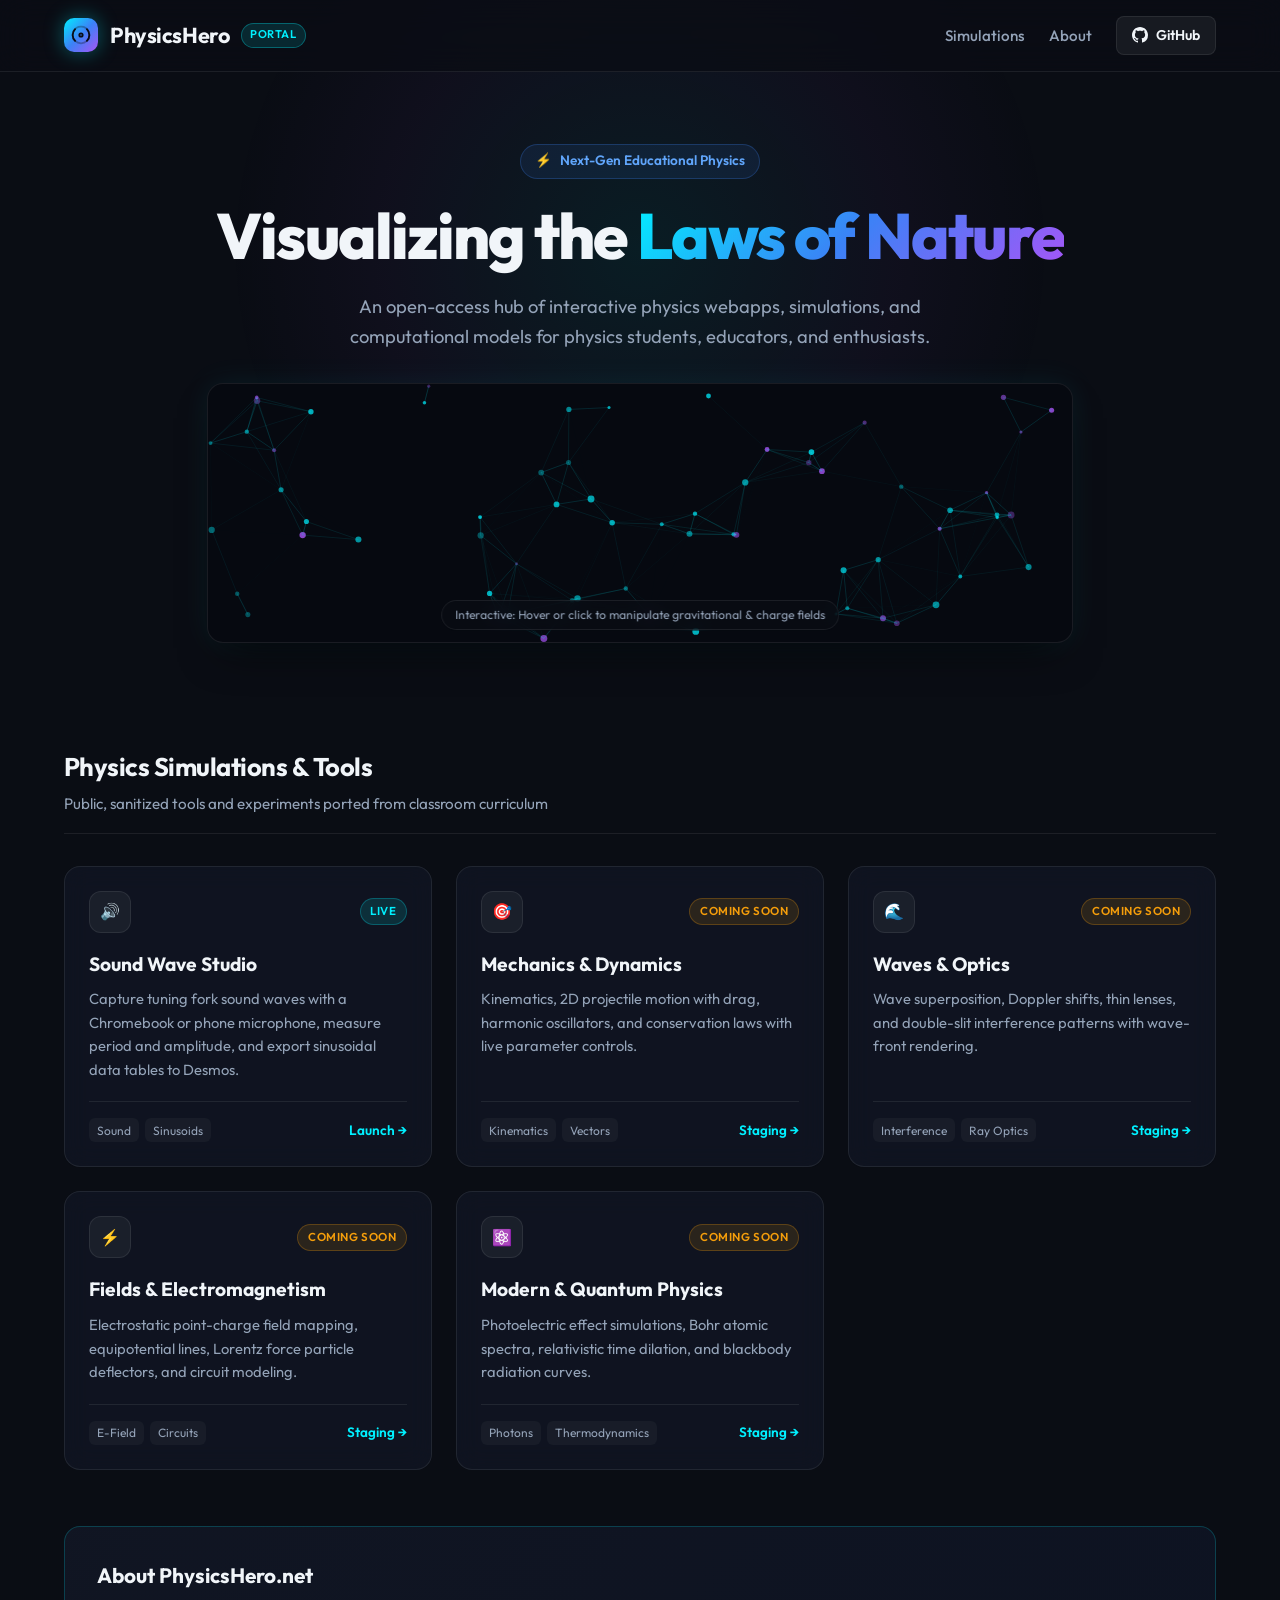
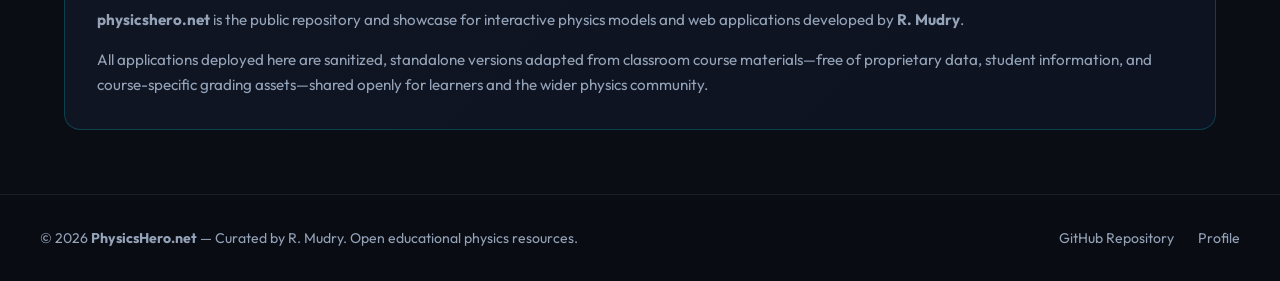
<file: index.html>
<!DOCTYPE html>
<html lang="en">
<head>
  <meta charset="UTF-8">
  <meta name="viewport" content="width=device-width, initial-scale=1.0">
  <title>PhysicsHero | Interactive Physics Simulations & Tools</title>
  <meta name="description" content="Explore interactive physics simulations, computational labs, and visualization tools created for learners and educators. Hosted at physicshero.net.">
  <link rel="preconnect" href="https://fonts.googleapis.com">
  <link rel="preconnect" href="https://fonts.gstatic.com" crossorigin>
  <link href="https://fonts.googleapis.com/css2?family=Outfit:wght@400;500;600;700;800&display=swap" rel="stylesheet">
  <link rel="stylesheet" href="css/style.css">
</head>
<body>
  <div class="ambient-glow"></div>

  <!-- Header -->
  <header>
    <div class="nav-container">
      <a href="#" class="logo">
        <div class="logo-icon">
          <svg viewBox="0 0 24 24" fill="none" stroke="currentColor" stroke-width="2.2" stroke-linecap="round" stroke-linejoin="round">
            <circle cx="12" cy="12" r="2"></circle>
            <path d="M12 2a10 10 0 0 0-7.07 17.07l.07.07A10 10 0 0 0 12 22a10 10 0 0 0 7.07-2.86l.07-.07A10 10 0 0 0 12 2Z" opacity="0.3"></path>
            <path d="M4.93 4.93C1.02 8.84 1.02 15.16 4.93 19.07"></path>
            <path d="M19.07 4.93c3.91 3.91 3.91 10.23 0 14.14"></path>
          </svg>
        </div>
        <span>PhysicsHero</span>
        <span class="logo-badge">Portal</span>
      </a>

      <nav>
        <ul class="nav-links">
          <li><a href="#simulations">Simulations</a></li>
          <li><a href="#about">About</a></li>
          <li>
            <a href="https://github.com/rrmudry/physicshero" class="btn-github" target="_blank" rel="noopener">
              <svg width="16" height="16" viewBox="0 0 24 24" fill="currentColor">
                <path d="M12 0C5.37 0 0 5.37 0 12c0 5.31 3.435 9.795 8.205 11.385.6.105.825-.255.825-.57 0-.285-.015-1.23-.015-2.235-3.015.555-3.795-.735-4.035-1.41-.135-.345-.72-1.41-1.23-1.695-.42-.225-1.02-.78-.015-.795.945-.015 1.62.87 1.845 1.23 1.08 1.815 2.805 1.305 3.495.99.105-.78.42-1.305.765-1.605-2.67-.3-5.46-1.335-5.46-5.925 0-1.305.465-2.385 1.23-3.225-.12-.3-.54-1.53.12-3.18 0 0 1.005-.315 3.3 1.23.96-.27 1.98-.405 3-.405s2.04.135 3 .405c2.295-1.56 3.3-1.23 3.3-1.23.66 1.65.24 2.88.12 3.18.765.84 1.23 1.905 1.23 3.225 0 4.605-2.805 5.625-5.475 5.925.435.375.81 1.095.81 2.22 0 1.605-.015 2.895-.015 3.3 0 .315.225.69.825.57A12.02 12.02 0 0024 12c0-6.63-5.37-12-12-12z"/>
              </svg>
              GitHub
            </a>
          </li>
        </ul>
      </nav>
    </div>
  </header>

  <!-- Hero Section -->
  <section class="hero">
    <div class="hero-tag">
      <span>⚡</span> Next-Gen Educational Physics
    </div>
    <h1>Visualizing the <span class="gradient-text">Laws of Nature</span></h1>
    <p>
      An open-access hub of interactive physics webapps, simulations, and computational models for physics students, educators, and enthusiasts.
    </p>

    <!-- Interactive Canvas Playground -->
    <div class="canvas-wrapper">
      <canvas id="physicsCanvas"></canvas>
      <div class="canvas-hint">Interactive: Hover or click to manipulate gravitational & charge fields</div>
    </div>
  </section>

  <!-- Main Showcase -->
  <main>
    <div class="section-header" id="simulations">
      <div>
        <h2 class="section-title">Physics Simulations & Tools</h2>
        <p class="section-desc">Public, sanitized tools and experiments ported from classroom curriculum</p>
      </div>
    </div>

    <div class="cards-grid">
      <!-- Card: Sound Wave Studio -->
      <div class="card">
        <div class="card-top">
          <div class="card-icon">🔊</div>
          <span class="card-status status-active">Live</span>
        </div>
        <h3 class="card-title">Sound Wave Studio</h3>
        <p class="card-description">
          Capture tuning fork sound waves with a Chromebook or phone microphone, measure period and amplitude, and export sinusoidal data tables to Desmos.
        </p>
        <div class="card-footer">
          <div class="tag-list">
            <span class="tag">Sound</span>
            <span class="tag">Sinusoids</span>
          </div>
          <a href="sound-wave-lab/" class="card-link">Launch →</a>
        </div>
      </div>

      <!-- Card: Classical Mechanics -->
      <div class="card">
        <div class="card-top">
          <div class="card-icon">🎯</div>
          <span class="card-status status-staging">Coming Soon</span>
        </div>
        <h3 class="card-title">Mechanics & Dynamics</h3>
        <p class="card-description">
          Kinematics, 2D projectile motion with drag, harmonic oscillators, and conservation laws with live parameter controls.
        </p>
        <div class="card-footer">
          <div class="tag-list">
            <span class="tag">Kinematics</span>
            <span class="tag">Vectors</span>
          </div>
          <span class="card-link">Staging →</span>
        </div>
      </div>

      <!-- Card: Waves & Optics -->
      <div class="card">
        <div class="card-top">
          <div class="card-icon">🌊</div>
          <span class="card-status status-staging">Coming Soon</span>
        </div>
        <h3 class="card-title">Waves & Optics</h3>
        <p class="card-description">
          Wave superposition, Doppler shifts, thin lenses, and double-slit interference patterns with wave-front rendering.
        </p>
        <div class="card-footer">
          <div class="tag-list">
            <span class="tag">Interference</span>
            <span class="tag">Ray Optics</span>
          </div>
          <span class="card-link">Staging →</span>
        </div>
      </div>

      <!-- Card: Electromagnetism -->
      <div class="card">
        <div class="card-top">
          <div class="card-icon">⚡</div>
          <span class="card-status status-staging">Coming Soon</span>
        </div>
        <h3 class="card-title">Fields & Electromagnetism</h3>
        <p class="card-description">
          Electrostatic point-charge field mapping, equipotential lines, Lorentz force particle deflectors, and circuit modeling.
        </p>
        <div class="card-footer">
          <div class="tag-list">
            <span class="tag">E-Field</span>
            <span class="tag">Circuits</span>
          </div>
          <span class="card-link">Staging →</span>
        </div>
      </div>

      <!-- Card: Modern & Thermal -->
      <div class="card">
        <div class="card-top">
          <div class="card-icon">⚛️</div>
          <span class="card-status status-staging">Coming Soon</span>
        </div>
        <h3 class="card-title">Modern & Quantum Physics</h3>
        <p class="card-description">
          Photoelectric effect simulations, Bohr atomic spectra, relativistic time dilation, and blackbody radiation curves.
        </p>
        <div class="card-footer">
          <div class="tag-list">
            <span class="tag">Photons</span>
            <span class="tag">Thermodynamics</span>
          </div>
          <span class="card-link">Staging →</span>
        </div>
      </div>
    </div>

    <!-- About & Sanitization Notice -->
    <div class="info-banner" id="about">
      <h3>About PhysicsHero.net</h3>
      <p>
        <strong>physicshero.net</strong> is the public repository and showcase for interactive physics models and web applications developed by <strong>R. Mudry</strong>.
      </p>
      <p>
        All applications deployed here are sanitized, standalone versions adapted from classroom course materials—free of proprietary data, student information, and course-specific grading assets—shared openly for learners and the wider physics community.
      </p>
    </div>
  </main>

  <!-- Footer -->
  <footer>
    <div class="footer-content">
      <div class="footer-text">
        &copy; 2026 <strong>PhysicsHero.net</strong> — Curated by R. Mudry. Open educational physics resources.
      </div>
      <div class="footer-links">
        <a href="https://github.com/rrmudry/physicshero" target="_blank" rel="noopener">GitHub Repository</a>
        <a href="https://github.com/rrmudry" target="_blank" rel="noopener">Profile</a>
      </div>
    </div>
  </footer>

  <script src="js/hero-canvas.js"></script>
</body>
</html>
</file>
<file: css/style.css>
:root {
  --bg-primary: #0a0d14;
  --bg-secondary: #121826;
  --bg-card: rgba(18, 24, 38, 0.7);
  --bg-card-hover: rgba(28, 38, 60, 0.85);
  --border-color: rgba(255, 255, 255, 0.08);
  --border-glow: rgba(0, 240, 255, 0.25);
  --text-main: #f1f5f9;
  --text-muted: #94a3b8;
  --accent-cyan: #00f0ff;
  --accent-blue: #3b82f6;
  --accent-purple: #a855f7;
  --accent-amber: #f59e0b;
  --gradient-accent: linear-gradient(135deg, #00f0ff 0%, #3b82f6 50%, #a855f7 100%);
  --font-sans: 'Outfit', -apple-system, BlinkMacSystemFont, "Segoe UI", Roboto, sans-serif;
  --transition-smooth: all 0.3s cubic-bezier(0.16, 1, 0.3, 1);
}

* {
  margin: 0;
  padding: 0;
  box-sizing: border-box;
}

body {
  background-color: var(--bg-primary);
  color: var(--text-main);
  font-family: var(--font-sans);
  line-height: 1.6;
  overflow-x: hidden;
  min-height: 100vh;
  display: flex;
  flex-direction: column;
}

/* Background ambient glow */
.ambient-glow {
  position: fixed;
  top: 0;
  left: 50%;
  transform: translateX(-50%);
  width: 900px;
  height: 500px;
  background: radial-gradient(circle, rgba(0, 240, 255, 0.07) 0%, rgba(168, 85, 247, 0.04) 50%, transparent 80%);
  pointer-events: none;
  z-index: 0;
}

/* Header & Nav */
header {
  position: sticky;
  top: 0;
  z-index: 100;
  background: rgba(10, 13, 20, 0.8);
  backdrop-filter: blur(16px);
  border-bottom: 1px solid var(--border-color);
}

.nav-container {
  max-width: 1200px;
  margin: 0 auto;
  padding: 1rem 1.5rem;
  display: flex;
  justify-content: space-between;
  align-items: center;
}

.logo {
  display: flex;
  align-items: center;
  gap: 0.75rem;
  text-decoration: none;
  color: var(--text-main);
  font-size: 1.35rem;
  font-weight: 700;
  letter-spacing: -0.02em;
}

.logo-icon {
  width: 34px;
  height: 34px;
  border-radius: 10px;
  background: var(--gradient-accent);
  display: flex;
  align-items: center;
  justify-content: center;
  box-shadow: 0 0 20px rgba(0, 240, 255, 0.35);
}

.logo-icon svg {
  width: 20px;
  height: 20px;
  color: #0a0d14;
}

.logo-badge {
  font-size: 0.7rem;
  font-weight: 600;
  background: rgba(0, 240, 255, 0.12);
  color: var(--accent-cyan);
  border: 1px solid rgba(0, 240, 255, 0.3);
  padding: 0.15rem 0.5rem;
  border-radius: 9999px;
  text-transform: uppercase;
  letter-spacing: 0.05em;
}

.nav-links {
  display: flex;
  align-items: center;
  gap: 1.5rem;
  list-style: none;
}

.nav-links a {
  text-decoration: none;
  color: var(--text-muted);
  font-weight: 500;
  font-size: 0.95rem;
  transition: var(--transition-smooth);
}

.nav-links a:hover {
  color: var(--accent-cyan);
}

.btn-github {
  display: inline-flex;
  align-items: center;
  gap: 0.5rem;
  background: rgba(255, 255, 255, 0.06);
  color: var(--text-main) !important;
  padding: 0.45rem 0.95rem;
  border-radius: 8px;
  border: 1px solid var(--border-color);
  font-size: 0.88rem !important;
  font-weight: 600 !important;
  transition: var(--transition-smooth);
}

.btn-github:hover {
  background: rgba(255, 255, 255, 0.12);
  border-color: rgba(255, 255, 255, 0.25);
  transform: translateY(-1px);
}

/* Hero Section */
.hero {
  position: relative;
  max-width: 1200px;
  margin: 0 auto;
  padding: 4.5rem 1.5rem 3.5rem;
  text-align: center;
  z-index: 1;
}

.hero-tag {
  display: inline-flex;
  align-items: center;
  gap: 0.5rem;
  background: rgba(59, 130, 246, 0.1);
  border: 1px solid rgba(59, 130, 246, 0.25);
  color: #60a5fa;
  font-size: 0.85rem;
  font-weight: 600;
  padding: 0.35rem 0.85rem;
  border-radius: 9999px;
  margin-bottom: 1.25rem;
  animation: pulse-border 2.5s infinite;
}

@keyframes pulse-border {
  0%, 100% { border-color: rgba(59, 130, 246, 0.25); }
  50% { border-color: rgba(0, 240, 255, 0.5); }
}

.hero h1 {
  font-size: clamp(2.4rem, 5vw, 4rem);
  font-weight: 800;
  line-height: 1.15;
  letter-spacing: -0.03em;
  margin-bottom: 1.25rem;
}

.gradient-text {
  background: var(--gradient-accent);
  -webkit-background-clip: text;
  -webkit-text-fill-color: transparent;
}

.hero p {
  font-size: 1.15rem;
  color: var(--text-muted);
  max-width: 680px;
  margin: 0 auto 2rem;
}

/* Interactive Canvas Card */
.canvas-wrapper {
  position: relative;
  width: 100%;
  max-width: 900px;
  height: 260px;
  margin: 0 auto 3rem;
  border-radius: 16px;
  overflow: hidden;
  background: #060910;
  border: 1px solid var(--border-color);
  box-shadow: 0 20px 40px -15px rgba(0, 0, 0, 0.7), 0 0 30px rgba(0, 240, 255, 0.08);
}

#physicsCanvas {
  width: 100%;
  height: 100%;
  display: block;
}

.canvas-hint {
  position: absolute;
  bottom: 0.75rem;
  left: 50%;
  transform: translateX(-50%);
  background: rgba(10, 13, 20, 0.7);
  backdrop-filter: blur(8px);
  padding: 0.3rem 0.8rem;
  border-radius: 9999px;
  font-size: 0.75rem;
  color: var(--text-muted);
  pointer-events: none;
  border: 1px solid var(--border-color);
}

/* Sections */
main {
  flex: 1;
  max-width: 1200px;
  margin: 0 auto;
  padding: 0 1.5rem 4rem;
  width: 100%;
  z-index: 1;
}

.section-header {
  display: flex;
  justify-content: space-between;
  align-items: flex-end;
  margin-bottom: 2rem;
  border-bottom: 1px solid var(--border-color);
  padding-bottom: 1rem;
}

.section-title {
  font-size: 1.6rem;
  font-weight: 700;
  letter-spacing: -0.02em;
}

.section-desc {
  color: var(--text-muted);
  font-size: 0.95rem;
  margin-top: 0.25rem;
}

/* Showcase Grid */
.cards-grid {
  display: grid;
  grid-template-columns: repeat(auto-fill, minmax(280px, 1fr));
  gap: 1.5rem;
}

.card {
  background: var(--bg-card);
  backdrop-filter: blur(12px);
  border: 1px solid var(--border-color);
  border-radius: 16px;
  padding: 1.5rem;
  display: flex;
  flex-direction: column;
  transition: var(--transition-smooth);
  position: relative;
  overflow: hidden;
}

.card::before {
  content: '';
  position: absolute;
  top: 0;
  left: 0;
  right: 0;
  height: 3px;
  background: var(--gradient-accent);
  opacity: 0;
  transition: var(--transition-smooth);
}

.card:hover {
  background: var(--bg-card-hover);
  border-color: var(--border-glow);
  transform: translateY(-4px);
  box-shadow: 0 12px 30px rgba(0, 0, 0, 0.4), 0 0 20px rgba(0, 240, 255, 0.1);
}

.card:hover::before {
  opacity: 1;
}

.card-top {
  display: flex;
  justify-content: space-between;
  align-items: center;
  margin-bottom: 1rem;
}

.card-icon {
  width: 42px;
  height: 42px;
  border-radius: 12px;
  display: flex;
  align-items: center;
  justify-content: center;
  background: rgba(255, 255, 255, 0.05);
  border: 1px solid var(--border-color);
}

.card-status {
  font-size: 0.72rem;
  font-weight: 600;
  text-transform: uppercase;
  letter-spacing: 0.05em;
  padding: 0.2rem 0.6rem;
  border-radius: 9999px;
}

.status-active {
  background: rgba(0, 240, 255, 0.12);
  color: var(--accent-cyan);
  border: 1px solid rgba(0, 240, 255, 0.25);
}

.status-staging {
  background: rgba(245, 158, 11, 0.12);
  color: var(--accent-amber);
  border: 1px solid rgba(245, 158, 11, 0.25);
}

.card-title {
  font-size: 1.2rem;
  font-weight: 700;
  margin-bottom: 0.5rem;
}

.card-description {
  font-size: 0.92rem;
  color: var(--text-muted);
  flex-grow: 1;
  margin-bottom: 1.25rem;
}

.card-footer {
  display: flex;
  justify-content: space-between;
  align-items: center;
  border-top: 1px solid var(--border-color);
  padding-top: 1rem;
  margin-top: auto;
}

.tag-list {
  display: flex;
  gap: 0.4rem;
  flex-wrap: wrap;
}

.tag {
  font-size: 0.75rem;
  color: var(--text-muted);
  background: rgba(255, 255, 255, 0.04);
  padding: 0.15rem 0.5rem;
  border-radius: 6px;
}

.card-link {
  font-size: 0.85rem;
  font-weight: 600;
  color: var(--accent-cyan);
  text-decoration: none;
  display: inline-flex;
  align-items: center;
  gap: 0.25rem;
  transition: var(--transition-smooth);
}

.card-link:hover {
  text-decoration: underline;
  transform: translateX(2px);
}

/* Info Box / Banner */
.info-banner {
  background: linear-gradient(135deg, rgba(18, 24, 38, 0.8) 0%, rgba(14, 21, 37, 0.8) 100%);
  border: 1px solid rgba(0, 240, 255, 0.2);
  border-radius: 16px;
  padding: 2rem;
  margin-top: 3.5rem;
  display: flex;
  flex-direction: column;
  gap: 1rem;
}

.info-banner h3 {
  font-size: 1.3rem;
  font-weight: 700;
}

.info-banner p {
  color: var(--text-muted);
  font-size: 0.95rem;
}

/* Footer */
footer {
  border-top: 1px solid var(--border-color);
  background: rgba(10, 13, 20, 0.9);
  padding: 2rem 1.5rem;
  margin-top: auto;
  z-index: 1;
}

.footer-content {
  max-width: 1200px;
  margin: 0 auto;
  display: flex;
  flex-direction: column;
  gap: 1.5rem;
  align-items: center;
  text-align: center;
}

@media (min-width: 640px) {
  .footer-content {
    flex-direction: row;
    justify-content: space-between;
    text-align: left;
  }
}

.footer-text {
  font-size: 0.88rem;
  color: var(--text-muted);
}

.footer-links {
  display: flex;
  gap: 1.5rem;
}

.footer-links a {
  color: var(--text-muted);
  text-decoration: none;
  font-size: 0.88rem;
  transition: var(--transition-smooth);
}

.footer-links a:hover {
  color: var(--accent-cyan);
}
</file>
